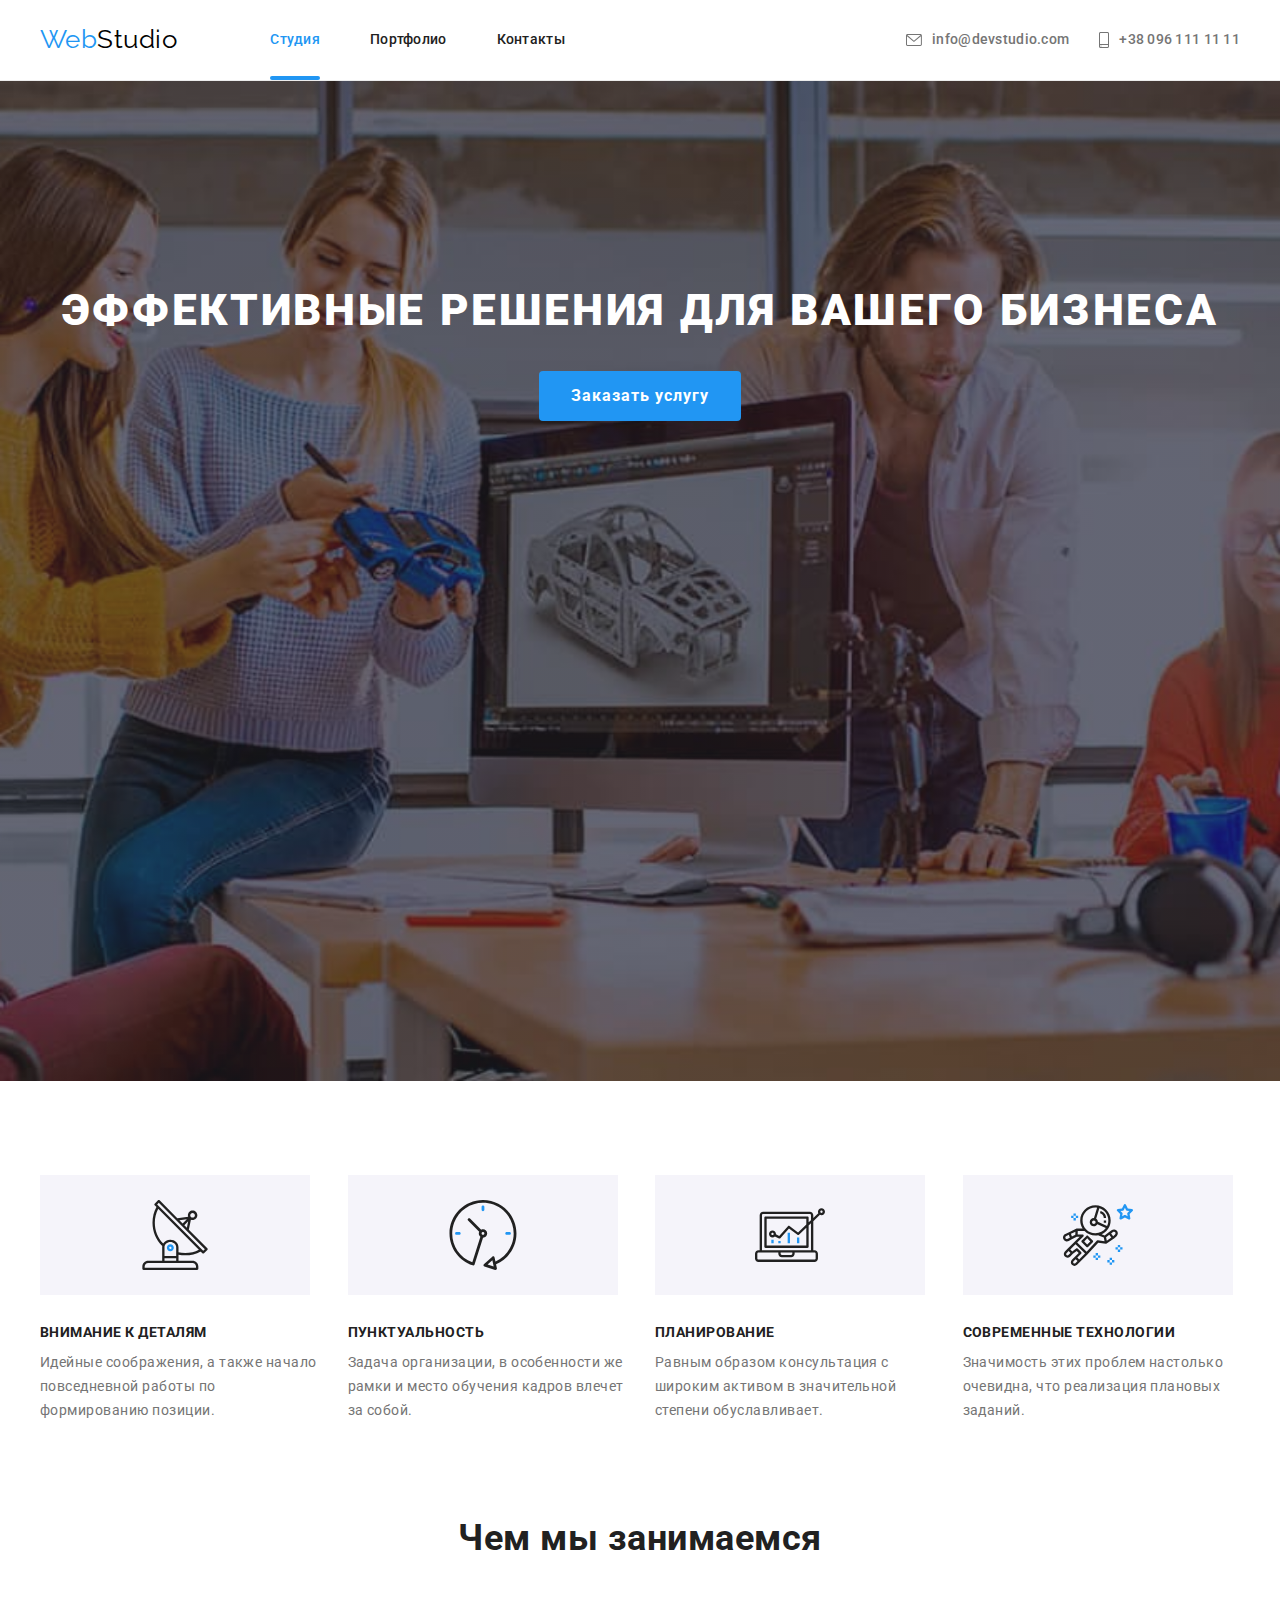
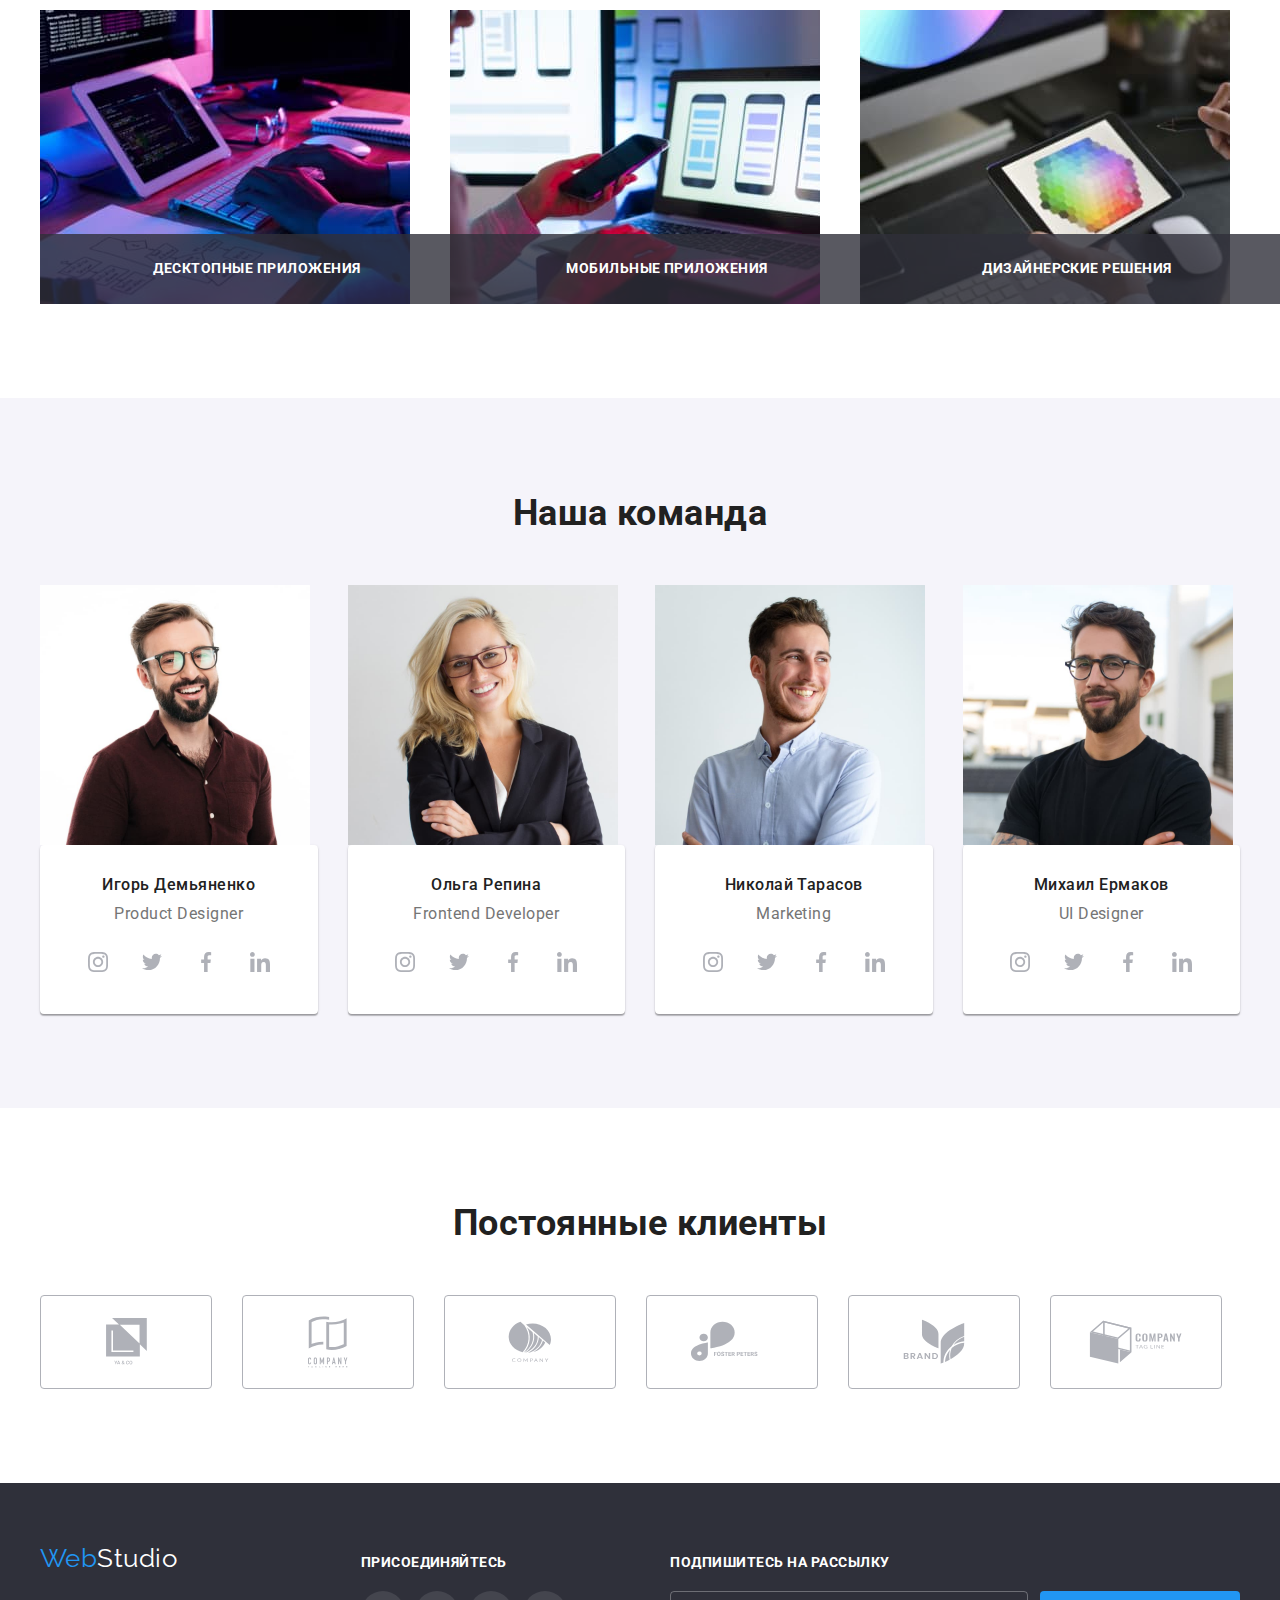
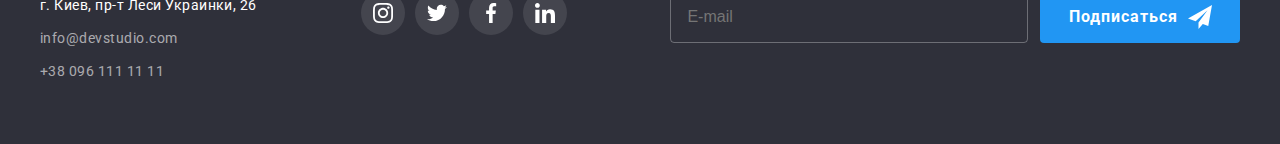
<file: index.html>
<!DOCTYPE html>
<html lang="ru">
    
    <head>
        <meta charset="UTF-8">
        <meta http-equiv="X-UA-Compatible" content="IE=edge">
        <meta name="viewport" content="width=device-width, initial-scale=1.0">
        <title>Document</title>
        <link rel="preconnect" href="https://fonts.gstatic.com">
        <link href="https://fonts.googleapis.com/css2?family=Raleway:wght@700&family=Roboto:wght@400;500;700;900&display=swap"
            rel="stylesheet">
            <link rel="stylesheet" href="https://cdnjs.cloudflare.com/ajax/libs/modern-normalize/1.0.0/modern-normalize.min.css"
                integrity="sha512-ISS7cAi1PEhQ8jnbJpJZMd29NlhNj4AWYyLOSp2CE/CsHxTCu+r+t0D2yoJudVrd0/8fTVPUVDzY5Tvli75u/g=="
                crossorigin="anonymous" />
        <!-- <link href="css/styles.css" rel="stylesheet">   -->
         <!-- подключаем "./css/main.min.css" вместо "css/styles.css" -->
        <link rel="stylesheet" href="./css/main.min.css">
    </head>

    <body>

        <!-- Верхняя линия -->

        <header class="header">
            <div class="container header__container">
                <nav class="header__nav">
                    <a class="logo header__logo" href="./index.html" lang="en">
                        <span class="logo__accent">Web</span>Studio  
                    </a>
                    <ul class="site-nav">
                        <li class="item site-nav__item">
                            <div class="site-nav__thumb">
                            <a href="./index.html" lang="en" class="site-nav__link site-nav__link--current">Студия</a>
                            </div>
                        </li>
                        <li class="item site-nav__item">
                            <a href="./portfolio.html" lang="en" class="site-nav__link">Портфолио</a>
                        </li>
                        <li class="item site-nav__item">
                            <a href="" class="site-nav__link">Контакты</a>
                        </li> 
                    </ul>
                </nav>

                <ul class="contacts">
                    <li class="item contacts__item" lang="en">                            
                        <a href="mailto:info@devstudio.com" class="contacts__link"> 
                            <svg class="contacts__icon" width="16px" height="16px">
                                <use href="./images/icons.svg#icon-envelope"></use> 
                            </svg>info@devstudio.com
                        </a>
                    </li>
                    <li class="item contacts__item">
                        <a href="tel:+380961111111" class="contacts__link">
                            <svg class="contacts__icon" width="10px" height="16px">
                                <use href="./images/icons.svg#icon-smartphone"></use> 
                            </svg>+38 096 111 11 11
                        </a>
                    </li>                
                </ul> 
            </div>
        </header> 

        <!--Основной текст, уникальный контент-->

        <main>

            <!--Hero-->
            <section class="hero">
                <div class="container hero__container">
                    <h1 class=hero__title>Эффективные решения для вашего бизнеса</h1>
                    <button type="button" class="button button--primery" data-modal-open> Заказать услугу </button>
                </div>
            </section>

            <!--Особенности-->
            <section class="section feature">
                <div class="container">
                    <h2 class="visually-hidden"> Преимущества </h2> <!-- скрытый текст  -->
                    <ul  class="list feature__list">
                        <li class="item feature__item">
                            <div class="feature__thumb-icon"> 
                                <svg class="icon feature__icon" width="70px" height="70px">
                                    <use href="./images/icons.svg#icon-antenna"></use> 
                                </svg>   
                            </div> 
                            <h3 class="section__subtitle feature__title">Внимание к деталям</h3>
                            <p class="text feature__text">
                                Идейные соображения, а также начало повседневной работы по формированию позиции.
                            </p>
                        </li>
                        <li class="item feature__item">
                            <div class="feature__thumb-icon">                            
                                <svg class="icon feature__icon" width="70px" height="70px">
                                    <use href="./images/icons.svg#icon-clock"></use> 
                                </svg>
                            </div>                               
                            <h3 class="section__subtitle feature__title">Пунктуальность</h3>
                            <p class="text feature__text">
                                Задача организации, в особенности же рамки и место обучения кадров влечет за собой.
                            </p>
                        </li>
                        <li class="item feature__item">
                            <div class="feature__thumb-icon">
                                <svg class="icon feature__icon" width="70px" height="70px">
                                    <use href="./images/icons.svg#icon-diagram"></use> 
                                </svg>
                            </div>
                            <h3 class="section__subtitle feature__title">Планирование</h3>
                            <p class="text feature__text">
                                Равным образом консультация с широким активом в значительной степени обуславливает.
                            </p>
                        </li>
                        <li class="item feature__item">
                            <div class="feature__thumb-icon">
                                <svg class="icon feature__icon" width="70px" height="70px">
                                    <use href="./images/icons.svg#icon-astronaut"></use> 
                                </svg>
                            </div>
                            <h3 class="section__subtitle feature__title">Современные технологии</h3>
                            <p class="text feature__text">
                                Значимость этих проблем настолько очевидна, что реализация плановых заданий.
                            </p>
                        </li>    
                    </ul>
                </div>
            </section>

            <!--Чем мы занимаемся-->
            <section class="section box">
                <div class="container">
                    <h2  class="section__title">Чем мы занимаемся</h2>
                    <ul class="list box__list">
                        <li class="item box__item">
                            <img class="image box__image" src="./images/box-1.jpg" alt="Работа на ПК" width="370" height="294" />
                            <h3 class="box__subtitle">Десктопные приложения</h3>
                        </li>
                        <li class="item box__item">
                            <img class="image box__image" src="./images/box-2.jpg" alt="Работа на ноутбуке и смартфоне" width="370" height="294"/>
                            <h3 class="box__subtitle">Мобильные приложения</h3>
                        </li>
                        <li class="item box__item">
                            <img class="image box__image" src="./images/box-3.jpg" alt="Работа на планшете" width="370" height="294"/>
                            <h3 class="box__subtitle">Дизайнерские решения</h3>
                        </li>
                    </ul>
                </div>
            </section>

            <!--Команда-->
            <section class="section team">
                <div class="container">
                    <h2 class="section__title">Наша команда</h2>
                    <ul class="list team__list">
                        <li class="item team__item">
                            <img class="image team__image" src="./images/team-member-1.jpg" alt="Игорь Демьяненко" width="270" height="260"/> <!--возможно ссылка-->                 
                                <div class="team__thumb">
                                    <h3 class="section__subtitle team__subtitle">Игорь Демьяненко</h3>
                                    <p class="text team__text" lang="en">Product Designer</p>
                                    <ul class="list social">
                                        <li class="item  social__item">
                                            <a class="link social__link" href=""> 
                                                <svg class="icon social__icon" width="20px" height="20px">
                                                    <use href="./images/icons.svg#icon-instagram"></use> 
                                                </svg> 
                                            </a>
                                        </li>
                                        <li class="item  social__item">
                                            <a class="link social__link" href="">
                                                <svg class="icon social__icon" width="20px" height="20px">
                                                    <use href="./images/icons.svg#icon-twitter"></use> 
                                                </svg>
                                            </a>
                                        </li>
                                        <li class="item  social__item">
                                            <a class="link social__link" href="">
                                                <svg class="icon social__icon" width="20px" height="20px">
                                                    <use href="./images/icons.svg#icon-facebook"></use> 
                                                </svg>
                                            </a>
                                        </li>
                                        <li class="item  social__item">
                                            <a class="link social__link" href="">
                                                <svg class="icon social__icon" width="20px" height="20px">
                                                    <use href="./images/icons.svg#icon-linkedin"></use> 
                                                </svg>
                                            </a>
                                        </li>
                                    </ul>
                                </div>                            
                        </li>
                        <li class="item team__item">
                            <img class="image team__image" src="./images/team-member-2.jpg" alt="Ольга Репина" width="270" height="260"/>
                                <div class="team__thumb">
                                    <h3 class="section__subtitle team__subtitle">Ольга Репина</h3>
                                    <p class="text team__text" lang="en">Frontend Developer</p>
                                    <ul class="list social">
                                        <li class="item  social__item">
                                            <a class="link social__link" href=""> 
                                                <svg class="icon social__icon" width="20px" height="20px">
                                                    <use href="./images/icons.svg#icon-instagram"></use> 
                                                </svg> 
                                            </a>
                                        </li>
                                        <li class="item  social__item">
                                            <a class="link social__link" href="">
                                                <svg class="icon social__icon" width="20px" height="20px">
                                                    <use href="./images/icons.svg#icon-twitter"></use> 
                                                </svg>
                                            </a>
                                        </li>
                                        <li class="item  social__item">
                                            <a class="link social__link" href="">
                                                <svg class="icon social__icon" width="20px" height="20px">
                                                    <use href="./images/icons.svg#icon-facebook"></use> 
                                                </svg>
                                            </a>
                                        </li>
                                        <li class="item  social__item">
                                            <a class="link social__link" href="">
                                                <svg class="icon social__icon" width="20px" height="20px">
                                                    <use href="./images/icons.svg#icon-linkedin"></use> 
                                                </svg>
                                            </a>
                                        </li>
                                    </ul>                                    
                                </div>
                        </li>
                        <li class="item team__item">
                            <img class="image team__image" src="./images/team-member-3.jpg" alt="Николай Тарасов" width="270" height="260"/>
                                <div class="team__thumb">
                                    <h3 class="section__subtitle team__subtitle">Николай Тарасов</h3>
                                    <p class="text team__text" lang="en">Marketing</p>
                                    <ul class="list social">
                                        <li class="item  social__item">
                                            <a class="link social__link" href=""> 
                                                <svg class="icon social__icon" width="20px" height="20px">
                                                    <use href="./images/icons.svg#icon-instagram"></use> 
                                                </svg> 
                                            </a>
                                        </li>
                                        <li class="item  social__item">
                                            <a class="link social__link" href="">
                                                <svg class="icon social__icon" width="20px" height="20px">
                                                    <use href="./images/icons.svg#icon-twitter"></use> 
                                                </svg>
                                            </a>
                                        </li>
                                        <li class="item  social__item">
                                            <a class="link social__link" href="">
                                                <svg class="icon social__icon" width="20px" height="20px">
                                                    <use href="./images/icons.svg#icon-facebook"></use> 
                                                </svg>
                                            </a>
                                        </li>
                                        <li class="item  social__item">
                                            <a class="link social__link" href="">
                                                <svg class="icon social__icon" width="20px" height="20px">
                                                    <use href="./images/icons.svg#icon-linkedin"></use> 
                                                </svg>
                                            </a>
                                        </li>
                                    </ul>
                                </div>
                        </li>
                        <li class="item team__item">
                            <img class="image team__image" src="./images/team-member-4.jpg" alt="Михаил Ермаков" width="270" height="260"/>
                                <div class="team__thumb">
                                    <h3 class="section__subtitle team__subtitle">Михаил Ермаков</h3>
                                    <p class="text team__text" lang="en">UI Designer</p>
                                    <ul class="list social">
                                        <li class="item  social__item">
                                            <a class="link social__link" href=""> 
                                                <svg class="icon social__icon" width="20px" height="20px">
                                                    <use href="./images/icons.svg#icon-instagram"></use> 
                                                </svg> 
                                            </a>
                                        </li>
                                        <li class="item  social__item">
                                            <a class="link social__link" href="">
                                                <svg class="icon social__icon" width="20px" height="20px">
                                                    <use href="./images/icons.svg#icon-twitter"></use> 
                                                </svg>
                                            </a>
                                        </li>
                                        <li class="item  social__item">
                                            <a class="link social__link" href="">
                                                <svg class="icon social__icon" width="20px" height="20px">
                                                    <use href="./images/icons.svg#icon-facebook"></use> 
                                                </svg>
                                            </a>
                                        </li>
                                        <li class="item  social__item">
                                            <a class="link social__link" href="">
                                                <svg class="icon social__icon" width="20px" height="20px">
                                                    <use href="./images/icons.svg#icon-linkedin"></use> 
                                                </svg>
                                            </a>
                                        </li>
                                    </ul>
                                </div>
                        </li>
                    </ul>
                </div>
            </section>

            <!-- клиенты-->
            <section class="section customer">                
                <div class="container">
                    <h2 class="section__title"> Постоянные клиенты </h2>
                    <ul class="list customer__list">
                        <li class="item customer__item">
                            <a class="link customer__link" href=""> 
                                <svg class="cicon ustomer__icon" width="41px" height="46.7px">
                                    <use href="./images/icons.svg#icon-customer-1" ></use> <!-- <use href="./images/icons.svg#edit"></use> im file id=edit-->
                                </svg>
                            </a>
                        </li>
                        <li class="item customer__item">
                            <a class="link customer__link" href=""> 
                                <svg class="icon customer__icon" width="40px" height="52px">
                                    <use href="./images/icons.svg#icon-customer-2"></use>
                                </svg> 
                            </a>
                        </li>
                        <li class="item customer__item">
                            <a class="link customer__link" href=""> 
                                <svg class="icon customer__icon" width="43.46px" height="41.18px">
                                    <use href="./images/icons.svg#icon-customer-3"></use> 
                                </svg>
                            </a>
                        </li>
                        <li class="item customer__item">
                            <a class="link customer__link" href=""> 
                                <svg class="icon customer__icon" width="84.44px" height="40.62px">
                                    <use href="./images/icons.svg#icon-customer-4"></use> 
                                </svg>
                            </a>
                        </li>
                        <li class="item customer__item">
                            <a class="link customer__link" href=""> 
                                <svg class="icon customer__icon" width="62.54px" height="45.43px">
                                    <use href="./images/icons.svg#icon-customer-5"></use> 
                                </svg>
                            </a>
                        </li>
                        <li class="item customer__item">
                            <a class="link customer__link" href=""> 
                                <svg class="icon customer__icon" width="93.79px" height="43.93px">
                                    <use href="./images/icons.svg#icon-customer-6"></use> 
                                </svg>
                            </a>
                        </li>
                    </ul>

                </div>
            </section>
        </main>

        <!--Подвал-->

        <footer class="footer">
            <div class="container footer__container">
                <div class="footer__address-thumb">
                <a class="logo footer__logo" href="./index.html" lang="en">
                    <span class="logo__accent">Web</span>Studio
                </a>
                
                <address class="footer__address"> 
                    <a class="link footer__link footer__link--primary" href="https://goo.gl/maps/sPiDw47EjTjkmQh69" target="_blank" rel="noopener noreferrer">г. Киев, пр-т Леси Украинки, 26</a> <!--ссылка открывается в новой вкладке-->
                    <ul class="footer__contacts">
                        <li class="item footer__item" lang="en">
                            <a class="link footer__link" href="mailto:info@devstudio.com">info@devstudio.com</a>
                        </li>
                        <li class="item footer__item">
                            <a class="link footer__link" href="tel:+380961111111">+38 096 111 11 11</a>
                        </li>
                    </ul> 
                </address>
                </div>

                <div class="footer__social-thumb">
                    <h3 class="footer__subtitle"> присоединяйтесь </h3>
                    <ul class="list social">
                        <li class="item social__item">
                            <a class="link social__link social__link--footer" href=""> 
                                <svg class="icon social__icon" width="20px" height="20px">
                                    <use href="./images/icons.svg#icon-instagram"></use> 
                                </svg>
                            </a>
                        </li>
                        <li class="item social__item">
                            <a class="link social__link social__link--footer" href=""> 
                                <svg class="icon social__icon" width="20px" height="20px">
                                    <use href="./images/icons.svg#icon-twitter"></use> 
                                </svg>
                            </a>
                        </li>
                        <li class="item social__item">
                            <a class="link social__link social__link--footer" href=""> 
                                <svg class="icon social__icon" width="20px" height="20px">
                                    <use href="./images/icons.svg#icon-facebook"></use> 
                                </svg>
                            </a>
                        </li>
                        <li class="item social__item">
                            <a class="link social__link social__link--footer"  href=""> 
                                <svg class="icon social__icon" width="20px" height="20px">
                                    <use href="./images/icons.svg#icon-linkedin"></use> 
                                </svg>
                            </a>
                        </li>
                    </ul>
                </div>

                <form action="#" method="GET" class="footer__form">
                    <h3 class="footer__subtitle"> Подпишитесь на рассылку </h3>
                    <div class="footer__form-thumb">   
                        <p class="footer__form-field"> 
                            <label for="mail-footer" class="footer__form-label"></label>
                            <input type="email" name="mail" id="mail-footer" class="footer__form-input" placeholder="E-mail" required/>
                        </p>
                        <button type="submit" class="button footer__form-button--primery">Подписаться 
                            <svg class="icon footer__form-icon" width="24px" height="24px">
                                <use href="./images/icons.svg#icon-send"></use> 
                            </svg>
                        </button> 
                    </div>      
                </form>    
            </div>
        </footer>
             

        <!-- Модальное окно -->
        <div class="backdrop is-hidden" data-modal>
            <div class="modal">
                <div class="modal__thumb">
                    <button class="modal__button" data-modal-close>
                        <svg class="icon modal__icon" width="11px" height="11px">
                            <use href="./images/icons.svg#icon-close"></use> 
                        </svg>
                    </button>
                </div>

                <form action="#" method="GET" class="form js-speaker-form"> <!-- autocomplete="off" autocomplete="on" включение подсказки о вводимом ранее в форму -->
                    <p class="form__title"> Оставьте свои данные, мы вам перезвоним</p>
                    
                    <p class="form__field">                        
                        <label for="name" class="form__label">Имя</label> <!-- form="name" для фоку работает в связке с id="name" -->
                        <span class="form__wrapper">
                            <input type="text" name="user-name" id="name" class="form__input form__input--secondary" required/> <!-- autofocus через JS -->
                            <svg class="icon form__icon" width="18px" height="18px">
                                <use href="./images/icons.svg#icon-person-black"></use> 
                            </svg>
                        </span>
                    </p>
        
                    <p class="form__field">
                        <label for="tel" class="form__label">Телефон</label>
                        <span class="form__wrapper">
                            <input type="tel" name="tel" id="tel" class="form__input form__input--secondary" required/>
                            <svg class="icon form__icon" width="18px" height="18px">
                                <use href="./images/icons.svg#icon-phone-black"></use> 
                            </svg>
                        </span>
                    </p>
                    
                    <p class="form__field">
                        <label for="mail" class="form__label">Почта</label>
                        <span class="form__wrapper">
                            <input type="email" name="mail" id="mail" class="form__input form__input--secondary" required/>
                            <svg class="icon form__icon" width="18px" height="18px">
                                <use href="./images/icons.svg#icon-email-black"></use> 
                            </svg>
                        </span>
                    </p>
                       
                    <p class="form__field-comments">
                        <label for="comments" class="form__label">Комментарий</label>
                        <textarea name="comments" id="comments" rows="10" placeholder="Введите текст" class="form__comments"></textarea> 
                        <!-- css  textarea {resize: none;} -->
                    </p>
                           
                    <p class="form__field-policy">
                        <label for="policy" class="form__label-policy">
                            <input type="checkbox" name="policy" id="policy" class="form__checkbox visually-hidden" required/>
                            <span class="form__wrapper-policy "> 
                                <svg class="icon form__policy-icon" width="16px" height="15px">
                                    <use href="./images/icons.svg#icon-check"></use> 
                                </svg>
                            </span>
                            <span class="form__wrapper-policy--secondary"> Соглашаюсь с рассылкой и принимаю <a href="" class="form__policy-link link">Условия договора</a>
                            </span>
                        </label>
                    </p>
        
                    <button type="submit" class="button form__button--primery">Отправить</button>             <!-- submit  отправка -->
                    
                </form>
            </div>
        </div>

        <script src="./js/modal.js"></script>
    </body>    
</html>
</file>
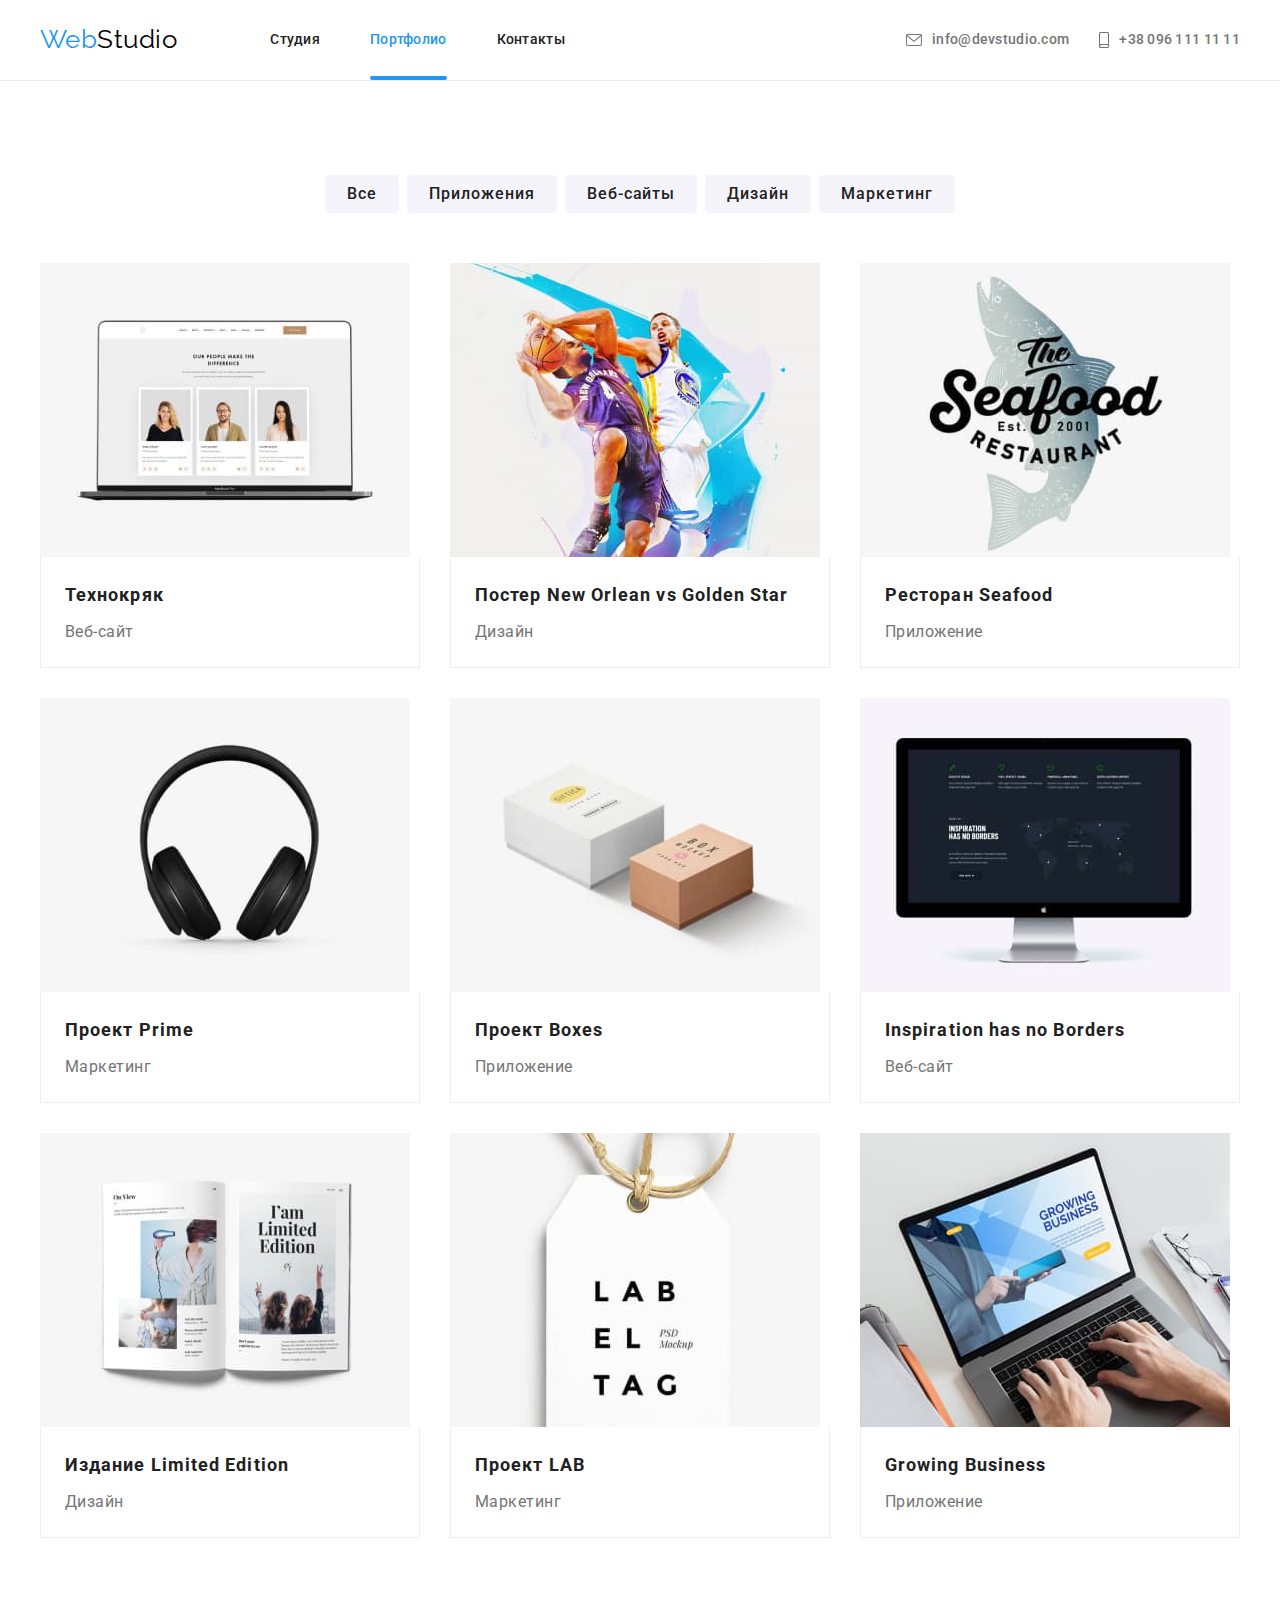
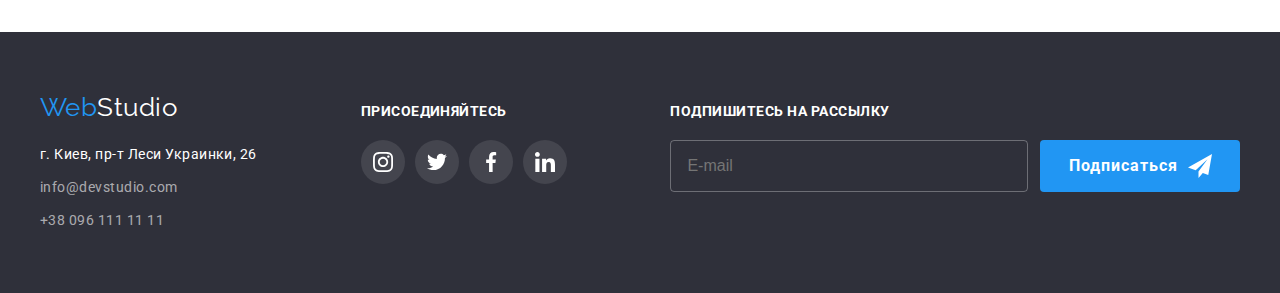
<file: portfolio.html>
<!DOCTYPE html>
<html lang="ru">

    <head>
        <meta charset="UTF-8">
        <meta http-equiv="X-UA-Compatible" content="IE=edge">
        <meta name="viewport" content="width=device-width, initial-scale=1.0">
        <title>Document</title>
        <link rel="preconnect" href="https://fonts.gstatic.com">
        <link href="https://fonts.googleapis.com/css2?family=Raleway:wght@700&family=Roboto:wght@400;500;700;900&display=swap"
            rel="stylesheet">
            <link rel="stylesheet" href="https://cdnjs.cloudflare.com/ajax/libs/modern-normalize/1.0.0/modern-normalize.min.css"
                integrity="sha512-ISS7cAi1PEhQ8jnbJpJZMd29NlhNj4AWYyLOSp2CE/CsHxTCu+r+t0D2yoJudVrd0/8fTVPUVDzY5Tvli75u/g=="
                crossorigin="anonymous" />
        <!-- <link href="css/styles.css" rel="stylesheet"> -->
        <link rel="stylesheet" href="./css/main.min.css">
    </head>

    <body>

        <!-- Верхняя линия -->

        <header class="header">
            <div class="container header__container">
                <nav class="header__nav">
                    <a class="logo header__logo" href="./index.html" lang="en">
                        <span class="logo__accent">Web</span>Studio
                    </a>
                    <ul class="site-nav">
                        <li class="item site-nav__item">
                            <a href="./index.html" lang="en" class="site-nav__link">Студия</a>
                        </li>
                        <li class="item site-nav__item">
                            <div class="site-nav__thumb">
                                <a href="./portfolio.html" lang="en" class="site-nav__link site-nav__link--current">Портфолио</a>
                            </div>
                        </li>
                        <li class="item site-nav__item">
                            <a href="" class="site-nav__link">Контакты</a>
                        </li>
                    </ul>
                </nav>

                <ul class="contacts">
                    <li class="item contacts__item" lang="en">
                        <a href="mailto:info@devstudio.com" class="contacts__link">
                            <svg class="contacts__icon" width="16px" height="16px">
                                <use href="./images/icons.svg#icon-envelope"></use>
                            </svg>info@devstudio.com
                        </a>
                    </li>
                    <li class="item contacts__item">
                        <a href="tel:+380961111111" class="contacts__link">
                            <svg class="contacts__icon" width="10px" height="16px">
                                <use href="./images/icons.svg#icon-smartphone"></use>
                            </svg>+38 096 111 11 11
                        </a>
                    </li>
                </ul>
            </div>
        </header>

        <!--Основной текст, уникальный контент-->

        <main>
            <section class="section portfolio">
                <div class="container">
                    <h2 class="visually-hidden">Портфолио</h2>
                    <!-- <div class="container secondary-button-container"> -->
                        <ul class="list portfolio__button-list">
                            <li class="item portfolio__button-item"><button type="button" class="button button--secondary"> Все </button></li>
                            <li class="item portfolio__button-item"><button type="button" class="button button--secondary"> Приложения </button></li>
                            <li class="item portfolio__button-item"><button type="button" class="button button--secondary"> Веб-сайты </button></li>
                            <li class="item portfolio__button-item"><button type="button" class="button button--secondary"> Дизайн </button></li>
                            <li class="item portfolio__button-item"><button type="button" class="button button--secondary"> Маркетинг </button></li>
                        </ul>
                    <!-- </div>
                    <div class="container"> -->
                        <ul class="list portfolio__list">
                            <li class="item portfolio__item">
                                <a class="link portfolio__link" href="">
                                    <div class="portfolio__image-thumb">
                                        <img class="image portfolio__image" src="./images/project-1.jpg" alt="Ноутбук с открытым сайтом Технокряк" width="370" height="294" />
                                        <div class="portfolio__overlay">                                            
                                            <p class="portfolio__text--hidden">Технокряк это современная площадка распространения коронавируса. Компании используют эту платформу для цифрового шпионажа и атак на защищённые сервера конкурентов.</p>
                                        </div>
                                    </div>
                                    <div class="portfolio__title-thumb">
                                        <h3 class="section__subtitle portfolio__title">Технокряк</h3>
                                        <p class="portfolio__text--primary">Веб-сайт</p>
                                    </div>                                    
                                </a>
                            </li>

                            <li class="item portfolio__item">
                                <a class="link portfolio__link" href="">
                                    <div class="portfolio__image-thumb">    
                                        <img class="image portfolio__image" src="./images/project-2.jpg" alt="Постер с двумя баскетболистами" width="370" height="294" />
                                        <div class="portfolio__overlay">                                            
                                            <p class="portfolio__text--hidden">Тут могла быть Ваша реклама</p>
                                        </div>
                                    </div>
                                    <div class="portfolio__title-thumb">
                                        <h3 class="section__subtitle portfolio__title">Постер <span lang="en">New Orlean vs Golden Star</span></h3>
                                        <p class="portfolio__text--primary">Дизайн</p>
                                    </div>
                                </a>
                            </li>

                            <li class="item portfolio__item">
                                <a class="link portfolio__link" href="">
                                    <div class="portfolio__image-thumb"> 
                                        <img class="image portfolio__image" src="./images/project-3.jpg" alt="Иконка ресторана с изображением рыбы" width="370" height="294" />
                                        <div class="portfolio__overlay">                                            
                                            <p class="portfolio__text--hidden">Тут могла быть Ваша реклама</p>
                                        </div>
                                    </div>
                                    <div class="portfolio__title-thumb">
                                        <h3 class="section__subtitle portfolio__title">Ресторан <span lang="en">Seafood</span></h3>
                                        <p class="portfolio__text--primary">Приложение</p>
                                    </div>
                                </a>
                            </li>

                            <li class="item portfolio__item">
                                <a class="link portfolio__link" href="">
                                    <div class="portfolio__image-thumb"> 
                                        <img class="image portfolio__image" src="./images/project-4.jpg" alt="Наушники" width="370" height="294" />
                                        <div class="portfolio__overlay">                                            
                                            <p class="portfolio__text--hidden">Тут могла быть Ваша реклама</p>
                                        </div>
                                    </div>
                                    <div class="portfolio__title-thumb">
                                        <h3 class="section__subtitle portfolio__title">Проект <span lang="en">Prime</span></h3>
                                        <p class="portfolio__text--primary">Маркетинг</p> 
                                    </div>
                                </a>
                            </li>

                            <li class="item portfolio__item">
                                <a class="link portfolio__link" href="">
                                    <div class="portfolio__image-thumb"> 
                                        <img class="image portfolio__image" src="./images/project-5.jpg" alt="Две коробки" width="370" height="294" />
                                        <div class="portfolio__overlay">                                            
                                            <p class="portfolio__text--hidden">Тут могла быть Ваша реклама</p>
                                        </div>
                                    </div>
                                    <div class="portfolio__title-thumb">
                                        <h3 class="section__subtitle portfolio__title">Проект <span lang="en">Boxes</span></h3>
                                        <p class="portfolio__text--primary">Приложение</p>
                                    </div>
                                </a>
                            </li>

                            <li class="item portfolio__item">
                                <a class="link portfolio__link" href="">
                                    <div class="portfolio__image-thumb"> 
                                        <img class="image portfolio__image" src="./images/project-6.jpg" alt="Монитор с открытым сайтом Inspiration has no Borders" width="370" height="294" />
                                        <div class="portfolio__overlay">                                            
                                            <p class="portfolio__text--hidden">Тут могла быть Ваша реклама</p>
                                        </div>
                                    </div>
                                    <div class="portfolio__title-thumb">
                                        <h3 class="section__subtitle portfolio__title"><span lang="en">Inspiration has no Borders</span></h3>
                                        <p class="portfolio__text--primary">Веб-сайт</p>
                                    </div>
                                </a>
                            </li>

                            <li class="item portfolio__item">
                                <a class="link portfolio__link" href="">
                                    <div class="portfolio__image-thumb"> 
                                        <img class="image portfolio__image" src="./images/project-7.jpg" alt="Раскрытая книга" width="370" height="294" />
                                        <div class="portfolio__overlay">                                            
                                            <p class="portfolio__text--hidden">Тут могла быть Ваша реклама</p>
                                        </div>
                                    </div>
                                    <div class="portfolio__title-thumb">
                                        <h3 class="section__subtitle portfolio__title">Издание <span lang="en">Limited Edition</span></h3>
                                        <p class="portfolio__text--primary">Дизайн</p>
                                    </div>
                                </a>
                            </li>

                            <li class="item portfolio__item">
                                <a class="link portfolio__link" href="">
                                    <div class="portfolio__image-thumb"> 
                                        <img class="image portfolio__image" src="./images/project-8.jpg" alt="Бирка с названием проекта" width="370" height="294" />
                                        <div class="portfolio__overlay">                                            
                                            <p class="portfolio__text--hidden">Тут могла быть Ваша реклама</p>
                                        </div>
                                    </div>
                                    <div class="portfolio__title-thumb">
                                        <h3 class="section__subtitle portfolio__title">Проект <span lang="en">LAB</span></h3>
                                        <p class="portfolio__text--primary">Маркетинг</p>
                                    </div>
                                </a>
                            </li>

                            <li class="item portfolio__item">
                                <a class="link portfolio__link" href="">                                    
                                    <div class="portfolio__image-thumb"> 
                                        <img class="image portfolio__image" src="./images/project-9.jpg" alt="Ноутбук с открытым приложением Growing Business" width="370" height="294" />
                                        <div class="portfolio__overlay">                                            
                                            <p class="portfolio__text--hidden">Тут могла быть Ваша реклама</p>
                                        </div>
                                    </div>
                                    <div class="portfolio__title-thumb">
                                        <h3 class="section__subtitle portfolio__title"><span lang="en">Growing Business</span></h3>
                                        <p class="portfolio__text--primary">Приложение</p>
                                    </div>
                                </a>
                            </li>

                        </ul>
                    <!-- </div>     -->
                </div>
            </section>
        </main>

        <!--Подвал-->

        <footer class="footer">
            <div class="container footer__container">
                <div class="footer__address-thumb">
                    <a class="logo footer__logo" href="./index.html" lang="en">
                        <span class="logo__accent">Web</span>Studio
                    </a>
        
                    <address class="footer__address">
                        <a class="link footer__link footer__link--primary" href="https://goo.gl/maps/sPiDw47EjTjkmQh69"
                            target="_blank" rel="noopener noreferrer">г. Киев, пр-т Леси Украинки, 26</a>
                        <!--ссылка открывается в новой вкладке-->
                        <ul class="footer__contacts">
                            <li class="item footer__item" lang="en">
                                <a class="link footer__link" href="mailto:info@devstudio.com">info@devstudio.com</a>
                            </li>
                            <li class="item footer__item">
                                <a class="link footer__link" href="tel:+380961111111">+38 096 111 11 11</a>
                            </li>
                        </ul>
                    </address>
                </div>
        
                <div class="footer__social-thumb">
                    <h3 class="footer__subtitle"> присоединяйтесь </h3>
                    <ul class="list social">
                        <li class="item social__item">
                            <a class="link social__link social__link--footer" href="">
                                <svg class="icon social__icon" width="20px" height="20px">
                                    <use href="./images/icons.svg#icon-instagram"></use>
                                </svg>
                            </a>
                        </li>
                        <li class="item social__item">
                            <a class="link social__link social__link--footer" href="">
                                <svg class="icon social__icon" width="20px" height="20px">
                                    <use href="./images/icons.svg#icon-twitter"></use>
                                </svg>
                            </a>
                        </li>
                        <li class="item social__item">
                            <a class="link social__link social__link--footer" href="">
                                <svg class="icon social__icon" width="20px" height="20px">
                                    <use href="./images/icons.svg#icon-facebook"></use>
                                </svg>
                            </a>
                        </li>
                        <li class="item social__item">
                            <a class="link social__link social__link--footer" href="">
                                <svg class="icon social__icon" width="20px" height="20px">
                                    <use href="./images/icons.svg#icon-linkedin"></use>
                                </svg>
                            </a>
                        </li>
                    </ul>
                </div>
        
                <form action="#" method="GET" class="footer__form">
                    <h3 class="footer__subtitle"> Подпишитесь на рассылку </h3>
                    <div class="footer__form-thumb">
                        <p class="footer__form-field">
                            <label for="mail-footer" class="footer__form-label"></label>
                            <input type="email" name="mail" id="mail-footer" class="footer__form-input" placeholder="E-mail"
                                required />
                        </p>
                        <button type="submit" class="button footer__form-button--primery">Подписаться
                            <svg class="icon footer__form-icon" width="24px" height="24px">
                                <use href="./images/icons.svg#icon-send"></use>
                            </svg>
                        </button>
                    </div>
                </form>
            </div>
        </footer>

    </body>

</html>
</file>
<file: css/main.min.css>
.visually-hidden{position:absolute;width:1px;height:1px;margin:-1px;border:0;padding:0;white-space:nowrap;clip-path:inset(100%);clip:rect(0 0 0 0);overflow:hidden}body{margin:0;background-color:#fff;color:#757575;font-family:Roboto,sans-serif;letter-spacing:0.03em}h1,h2,h3,h4,h5,h6,p{margin-top:0;margin-bottom:0}ul,ol{margin-top:0;margin-bottom:0;padding-left:0}.item{list-style:none}.link{text-decoration:none}.image{display:block;max-width:100%}.list{display:flex;flex-wrap:wrap;margin-left:calc(-1 * 30px);margin-bottom:calc(-1 * 30px)}.list .item{margin-left:30px;margin-bottom:30px}.container{width:1200px;margin-top:0;margin-left:auto;margin-right:auto;padding-left:15px;padding-right:15px}.header{border-bottom:1px solid #ececec}.header__container{display:flex;justify-content:space-between;align-items:center}.header__nav{display:flex;align-items:center}.header__logo{margin-right:93px}.logo{display:block;font-family:Raleway,sans-serif;text-decoration:none;font-size:26px;line-height:1.2;color:#000}.logo .logo__accent{color:#2196f3}.site-nav{display:flex;margin-top:0;margin-bottom:0;flex-wrap:wrap}.site-nav .site-nav__item:not(:last-child){margin-right:50px}.site-nav .site-nav__link{display:block;text-decoration:none;padding-top:32px;padding-bottom:32px;color:#212121;font-weight:500;font-size:14px;line-height:1.14;letter-spacing:0.02em;text-decoration:none;transition-property:color;transition-duration:250ms;transition-timing-function:cubic-bezier(0.4, 0, 0.2, 1)}.site-nav .site-nav__link:hover,.site-nav .site-nav__link:focus{color:#2196f3}.site-nav .site-nav__link--current{display:block;position:relative;color:#2196f3}.site-nav .site-nav__link--current::after{display:block;content:"";position:absolute;left:0;bottom:0;height:4px;width:100%;background-color:#2196f3;border-radius:2px}.contacts{display:flex;margin-top:0;margin-bottom:0;flex-wrap:wrap}.contacts .contacts__item{list-style:none}.contacts .contacts__item:not(:last-child){margin-right:30px}.contacts .contacts__link{display:flex;font-weight:500;font-size:14px;line-height:1.14;letter-spacing:0.02em;text-decoration:none;color:#757575;padding-top:32px;padding-bottom:32px;transition-property:color;transition-duration:250ms;transition-timing-function:cubic-bezier(0.4, 0, 0.2, 1)}.contacts .contacts__link:hover,.contacts .contacts__link:focus{color:#2196f3;fill:currentColor}.contacts .contacts__icon{display:inline-block;margin-right:10px;fill:currentColor}.hero{text-align:center;max-width:1600px;height:600px;margin-right:auto;margin-left:auto;padding-top:200px;padding-bottom:200px;background-color:#c4c4c4;background-image:linear-gradient(to right, rgba(47,48,58,0.4), rgba(47,48,58,0.4)),url("../images/hero-img.jpg");background-repeat:no-repeat;background-position:center;background-size:cover}.hero .hero__title{margin:0 auto 30px auto;color:#fff;font-weight:900;font-size:44px;line-height:1.36;letter-spacing:0.06em;text-transform:uppercase}.button{font-family:inherit;display:inline-block;cursor:pointer;text-align:center;border-radius:4px;border:0;background-color:#2196f3;color:#fff;font-weight:700;font-size:16px;line-height:1.88;letter-spacing:0.06em;transition-property:color, background-color, box-shadow;transition-duration:250ms;transition-timing-function:cubic-bezier(0.4, 0, 0.2, 1)}.button:hover,.button:focus{background-color:#188ce8}.button--primery{padding:10px 32px}.button--secondary{padding:6px 22px;min-width:73px;font-family:inherit;background-color:#f5f4fa;color:#212121;font-weight:500;font-size:16px;line-height:1.62}.button--secondary:hover,.button--secondary:focus{background-color:#2196f3;color:#fff;box-shadow:0px 3px 1px rgba(0,0,0,0.1),0px 1px 2px rgba(0,0,0,0.08),0px 2px 2px rgba(0,0,0,0.12)}.section{padding-top:94px;padding-bottom:94px}.section .section__title{margin-top:0px;margin-bottom:50px;color:#212121;font-weight:700;font-size:36px;line-height:1.2;text-align:center}.section .section__subtitle{color:#212121}.feature{padding-bottom:47px}.feature .feature__item{flex-basis:calc(100% / 4 - 30px)}.feature .feature__thumb-icon{display:flex;justify-content:center;align-items:center;margin-bottom:30px;height:120px;width:270px;background-color:#f5f4fa}.feature .feature__title{margin-top:0;margin-bottom:10px;font-weight:700;font-size:14px;line-height:1.14;text-transform:uppercase}.feature .feature__text{margin-top:0;margin-bottom:0;font-size:14px;line-height:1.71}.box{padding-top:47px}.box .box__item{position:relative;flex-basis:calc(100% / 3 - 30px)}.box .box__subtitle{position:absolute;width:100%;padding:27px;left:0;bottom:0;text-align:center;background-color:rgba(47,48,58,0.8);font-weight:700;font-size:14px;line-height:1.14;text-transform:uppercase;color:#fff}.team{background-color:#f5f4fa;text-align:center}.team .team__item{flex-basis:calc(100% / 4 - 30px)}.team .team__thumb{background-color:#fff;padding-top:30px;padding-bottom:30px;border-radius:4px;box-shadow:0px 1px 3px rgba(0,0,0,0.12),0px 1px 1px rgba(0,0,0,0.14),0px 2px 1px rgba(0,0,0,0.2)}.team .team__subtitle{margin-bottom:10px;font-weight:500;font-size:16px;line-height:1.2}.team .team__text{margin-top:0;margin-bottom:16px;font-size:16px;line-height:1.2}.customer .customer__link{display:flex;justify-content:center;align-items:center;height:92px;width:170px;fill:#afb1b8;border:1px solid #afb1b8;border-radius:4px;transition-property:fill, border;transition-duration:250ms;transition-timing-function:cubic-bezier(0.4, 0, 0.2, 1)}.customer .customer__link:hover,.customer .customer__link:focus{fill:#2196f3;border:1px solid #2196f3}.portfolio__button-list{margin-left:0;margin-bottom:50px;justify-content:center}.portfolio__button-item.item{margin-right:8px;margin-left:0;margin-bottom:0}.portfolio__button-item.item:last-child{margin-right:0}.portfolio__item{flex-basis:calc(100% / 3 - 30px);transition-property:box-shadow;transition-duration:250ms;transition-timing-function:cubic-bezier(0.4, 0, 0.2, 1)}.portfolio__link{display:block}.portfolio__link:hover,.portfolio__link:focus{box-shadow:0px 1px 1px rgba(0,0,0,0.12),0px 4px 4px rgba(0,0,0,0.06),1px 4px 6px rgba(0,0,0,0.16)}.portfolio__image-thumb{position:relative;overflow:hidden}.portfolio__overlay{position:absolute;top:0;left:0;width:100%;height:100%;background-color:#2196f3;opacity:0;transform:translateY(100%);transition-duration:250ms;transition-timing-function:cubic-bezier(0.4, 0, 0.2, 1)}.portfolio__link:hover .portfolio__overlay,.portfolio__link:focus .portfolio__overlay{opacity:0.9;transform:translateY(0)}.portfolio__text--hidden{position:absolute;opacity:0;width:100%;height:100%;padding:63px 24px;left:0;bottom:0;font-size:18px;line-height:1.56;color:#fff}.portfolio__link:hover .portfolio__text--hidden,.portfolio__link:focus .portfolio__text--hidden{opacity:1}.portfolio__title-thumb{border-bottom:1px solid #eeeeee;border-left:1px solid #eeeeee;border-right:1px solid #eeeeee;padding:20px 24px}.portfolio__title{margin-bottom:4px;font-weight:700;font-size:18px;line-height:2;letter-spacing:0.06em}.portfolio__text--primary{margin:0;font-size:16px;line-height:1.88;color:#757575}.footer{background-color:#2f303a}.footer .footer__container{padding-top:60px;padding-bottom:60px;display:flex;justify-content:space-between;align-items:baseline}.footer .footer__logo{margin-bottom:20px;margin-right:0;color:#fff}.footer .footer__address{font-style:normal;font-size:14px;line-height:1.71}.footer .footer__item:not(:last-child){margin-bottom:9px}.footer .footer__link{color:rgba(255,255,255,0.6);transition-property:color;transition-duration:250ms;transition-timing-function:cubic-bezier(0.4, 0, 0.2, 1)}.footer .footer__link:hover,.footer .footer__link:focus{color:#2196f3}.footer .footer__link--primary{display:block;margin-bottom:9px;color:#fff}.footer .footer__social-thumb{margin-top:0px}.footer .footer__subtitle{margin-bottom:20px;font-weight:700;font-size:14px;line-height:1.14;text-transform:uppercase;color:#fff}.footer .footer__form-thumb{display:flex;justify-content:flex-end}.footer .footer__form-input{display:block;align-items:center;margin:0;padding:15px 16px;background-color:inherit;width:358px;font-size:16px;line-height:1.25;border:1px solid rgba(255,255,255,0.3);box-sizing:border-box;color:#fff;border-radius:4px;transition-property:border;transition-duration:250ms;transition-timing-function:cubic-bezier(0.4, 0, 0.2, 1)}.footer .footer__form-input:focus{border:1px solid #2196f3;outline:none}.footer .footer__form-button--primery{display:flex;align-items:center;text-align:center;margin-left:12px;margin-right:0;padding:10px 28px 10px 29px}.footer .footer__form-icon{margin-left:10px;fill:#fff}.social{margin:0;justify-content:center}.social__item.item{margin-right:10px;margin-left:0;margin-bottom:0}.social__item.item:last-child{margin-right:0}.social__link{display:flex;justify-content:center;align-items:center;width:44px;height:44px;fill:#afb1b8;border-radius:50%;transition-property:fill, background-color;transition-duration:250ms;transition-timing-function:cubic-bezier(0.4, 0, 0.2, 1)}.social__link:hover,.social__link:focus{fill:#fff;background-color:#2196f3}.social__link--footer{fill:#fff;background:rgba(255,255,255,0.1)}.backdrop{position:fixed;top:0;left:0;width:100%;height:100%;background:rgba(0,0,0,0.2);opacity:1;visibility:visible;pointer-events:auto;transition:opacity 250ms cubic-bezier(0.4, 0, 0.2, 1),visibility 250ms cubic-bezier(0.4, 0, 0.2, 1)}.backdrop.is-hidden{opacity:0;pointer-events:none;visibility:hidden}.backdrop.is-hidden .modal{transform:translate(-50%, -50%) scale(0.1)}.modal{position:absolute;top:50%;left:50%;transform:translate(-50%, -50%) scale(1);min-height:528px;min-width:581px;background-color:#fff;box-shadow:0px 1px 3px rgba(0,0,0,0.12),0px 1px 1px rgba(0,0,0,0.14),0px 2px 1px rgba(0,0,0,0.2);border-radius:4px;transition:transform 250ms cubic-bezier(0.4, 0, 0.2, 1)}.modal .modal__thumb{display:flex;justify-content:flex-end;margin-bottom:2px;margin-top:8px;margin-right:8px;margin-left:auto}.modal .modal__button{width:30px;height:30px;padding:0;cursor:pointer;fill:#000;background-color:#fff;border:1px solid rgba(0,0,0,0.1);border-radius:50%;transition-property:fill;transition-duration:250ms;transition-timing-function:cubic-bezier(0.4, 0, 0.2, 1)}.modal .modal__button:hover,.modal .modal__button:focus{fill:#2196f3}.form{margin-left:41px;margin-right:39px;margin-bottom:40px}.form__title{margin-top:0;margin-bottom:12px;font-weight:700;font-size:20px;line-height:1.15;text-align:center;color:#212121}.form__field{position:relative;display:flex;flex-direction:column;margin:0 0 10px 0}.form__label{margin-bottom:4px;font-size:12px;line-height:1.17;letter-spacing:0.01em}.form__label{margin-bottom:4px;font-size:12px;line-height:1.17;letter-spacing:0.01em}.form__input{margin:0;border:1px solid rgba(33,33,33,0.2);box-sizing:border-box;border-radius:4px;padding:12px;transition-property:border;transition-duration:250ms;transition-timing-function:cubic-bezier(0.4, 0, 0.2, 1)}.form__input:focus{border:1px solid #2196f3;outline:none}.form__input--secondary{padding-left:42px;width:100%}.form__wrapper{position:relative;display:block}.form__icon{position:absolute;top:50%;left:12px;transform:translateY(-50%);transition-property:fill;transition-duration:250ms;transition-timing-function:cubic-bezier(0.4, 0, 0.2, 1)}.form__input:focus+.form__icon{fill:#2196f3}.form__field-comments{display:flex;flex-direction:column;margin-bottom:20px}.form__comments{resize:none;padding:12px 16px;border:1px solid rgba(33,33,33,0.2);box-sizing:border-box;border-radius:4px;font-size:14px;line-height:1.14;letter-spacing:0.01em;transition-property:border;transition-duration:250ms;transition-timing-function:cubic-bezier(0.4, 0, 0.2, 1)}.form__comments:focus{border:1px solid #2196f3;outline:none}.form__comments::placeholder{font-size:14px;line-height:1.14;letter-spacing:0.01em;color:rgba(117,117,117,0.5)}.form__field-policy{margin:0 auto 30px 13px;vertical-align:middle}.form__wrapper-policy--secondary{font-size:14px;line-height:1.71}.form__wrapper-policy{margin-right:7px;width:16px;height:15px;border:2px solid #212121;box-sizing:border-box;border-radius:2px;fill:transparent;transition-property:background-color, fill, border, outline;transition-duration:250ms;transition-timing-function:cubic-bezier(0.4, 0, 0.2, 1)}.form__checkbox:checked+.form__wrapper-policy{fill:#fff;background-color:#2196f3;background-image:url("../images/icons.svg#icon-check");background-size:contain;background-origin:border-box;border:none}.form__checkbox:focus+.form__wrapper-policy{outline:1px solid #2196f3;background-size:contain;background-origin:border-box}.form__checkbox:checked:focus+.form__wrapper-policy{outline:1px solid #212121;background-size:contain;background-origin:border-box;border:none}.form__policy-icon{display:inline-block}.form__label-policy{cursor:pointer;display:flex;align-items:center}.form__policy-link{color:#2196f3;transition-property:color, border;transition-duration:250ms;transition-timing-function:cubic-bezier(0.4, 0, 0.2, 1)}.form__policy-link:hover,.form__policy-link:focus{color:#188ce8;border:1px solid #2196f3;outline:none}.form__button--primery{display:block;margin:0 auto;align-items:center;padding:10px 55px;transition-property:color, box-shadow;transition-duration:250ms;transition-timing-function:cubic-bezier(0.4, 0, 0.2, 1)}.form__button--primery:hover,.form__button--primery:focus{box-shadow:0px 1px 3px rgba(0,0,0,0.12),0px 1px 1px rgba(0,0,0,0.14),0px 2px 1px rgba(0,0,0,0.2)}
/*# sourceMappingURL=main.min.css.map */
</file>
